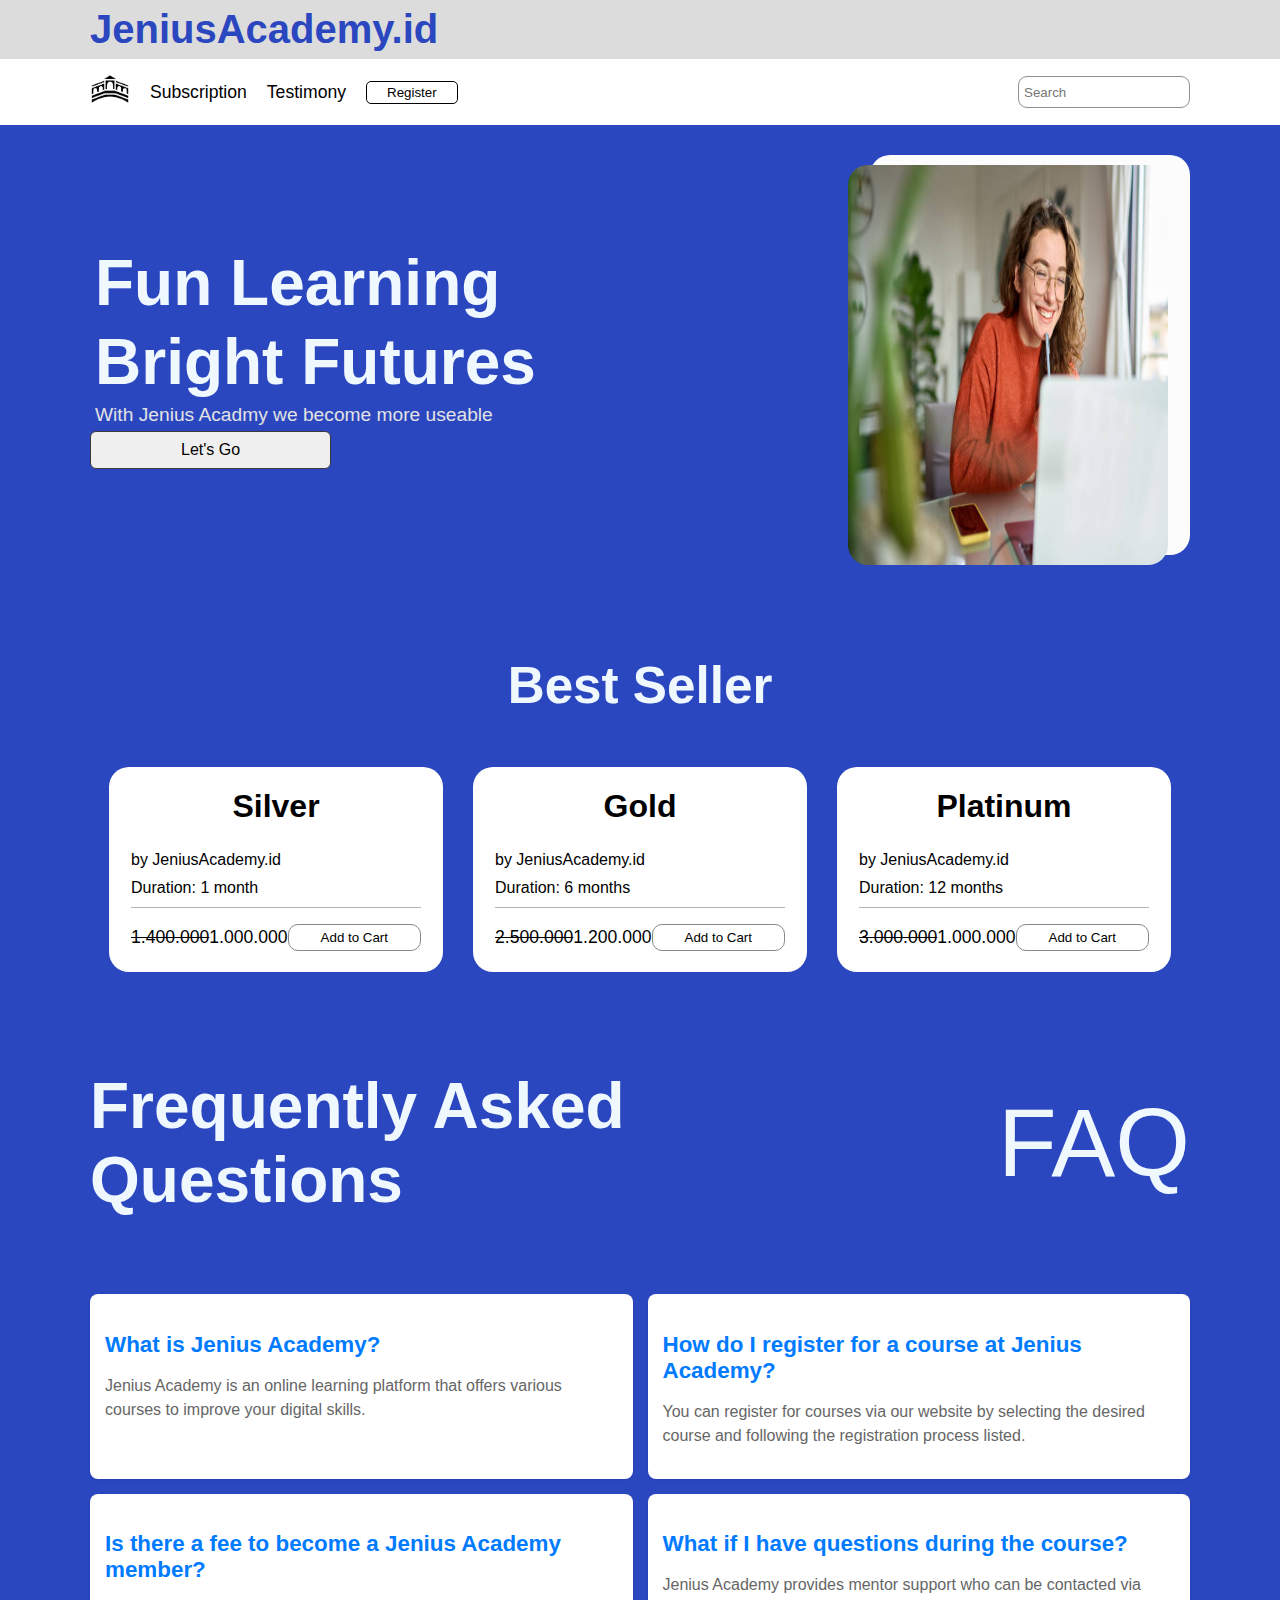
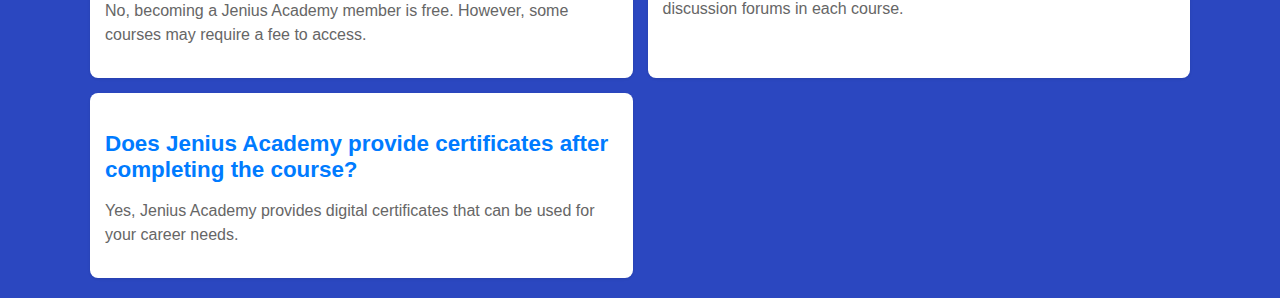
<file: index.html>
<!DOCTYPE html>
<html lang="en">
<head>
    <meta charset="UTF-8">
    <meta name="viewport" content="width=device-width, initial-scale=1.0">
    <link rel="stylesheet" href="css/home.css">
    <title>Homepage</title>
</head>
<body>
    <div class="home">
        <div class="top">
            <div class="nav-top">
                <p>JeniusAcademy.id</p>
            </div>
            <div class="nav">
                <ul>
                    <li>
                        <a href="./" class="img">
                            <img src="Assets/logo_hci.png" alt="">
                        </a>                        
                        <!-- <p>Home</p> -->
                    </li>
                    <li>
                        <p><a href="html/subs.html">Subscription</a></p>
                    </li>
                    <li>
                        <p><a href="html/testi.html">Testimony</a></p>
                    </li>
                    <li>
                        <button onclick="reg()">Register</button>
                    </li>
                </ul>
                <div class="search">
                    <input type="text" placeholder="Search">
                </div>
            </div>
        </div>
        <div class="mid">
            <div class="carousel">
                <div class="left">
                    <p>Fun Learning</p>
                    <p>Bright Futures</p>
                    <p class="desc">With Jenius Acadmy we become more useable</p>
                    <button>
                        <p>Let's Go</p>
                    </button>
                </div>
                <div class="right">
                    <div class="pak1"></div>
                    <img src="Assets/bck-2.jpg" alt="" class="pak2">
                </div>
            </div>
            <div class="best">
                <div class="title">
                    <p>Best Seller</p>                    
                </div>
                <div class="cards">
                    <div class="card">
                        <div class="card-header">
                            <h1>Silver</h1>
                        </div>
                        <div class="card-body">                            
                            <p>by JeniusAcademy.id</p>
                            <p>Duration: 1 month</p>
                            <div class="r1">
                                <p>1.400.000</p>
                                <span>1.000.000</span>
                                <button>Add to Cart</button>
                            </div>
                        </div>
                    </div>
                    <div class="card">
                        <div class="card-header">
                            <h1>Gold</h1>
                        </div>
                        <div class="card-body">
                            <p>by JeniusAcademy.id</p>
                            <p>Duration: 6 months</p>
                            <div class="r1">
                                <p>2.500.000</p>
                                <span>1.200.000</span>
                                <button>Add to Cart</button>
                            </div>
                        </div>
                    </div>
                    <div class="card">
                        <div class="card-header">
                            <h1>Platinum</h1>
                        </div>
                        <div class="card-body">
                            <p>by JeniusAcademy.id</p>
                            <p>Duration: 12 months</p>
                            <div class="r1">
                                <p>3.000.000</p>
                                <span>1.000.000</span>
                                <button>Add to Cart</button>
                            </div>
                        </div>
                    </div>
                </div>
            </div>
            <div class="faq">
                <div class="faq-tit">
                    <div class="lef">
                        <p>Frequently Asked Questions</p>                        
                    </div>
                    <div class="right">
                        <p>FAQ</p>
                    </div>
                </div>
                <div class="fa-question">
                    
                <div class="faq-item">
                    <h3>What is Jenius Academy?</h3>
                    <p>Jenius Academy is an online learning platform that offers various courses to improve your digital skills.</p>
                </div>
                <div class="faq-item">
                    <h3>How do I register for a course at Jenius Academy?</h3>
                    <p>You can register for courses via our website by selecting the desired course and following the registration process listed.</p>
                </div>
                <div class="faq-item">
                    <h3>Is there a fee to become a Jenius Academy member?</h3>
                    <p>No, becoming a Jenius Academy member is free. However, some courses may require a fee to access.</p>
                </div>
                <div class="faq-item">
                    <h3>What if I have questions during the course?</h3>
                    <p>Jenius Academy provides mentor support who can be contacted via discussion forums in each course.</p>
                </div>
                <div class="faq-item">
                    <h3>Does Jenius Academy provide certificates after completing the course?</h3>
                    <p>Yes, Jenius Academy provides digital certificates that can be used for your career needs.</p>
                </div>
            </div>

        </div>
    </div>
</body>
<script src="js/home.js"></script>
</html>
</file>
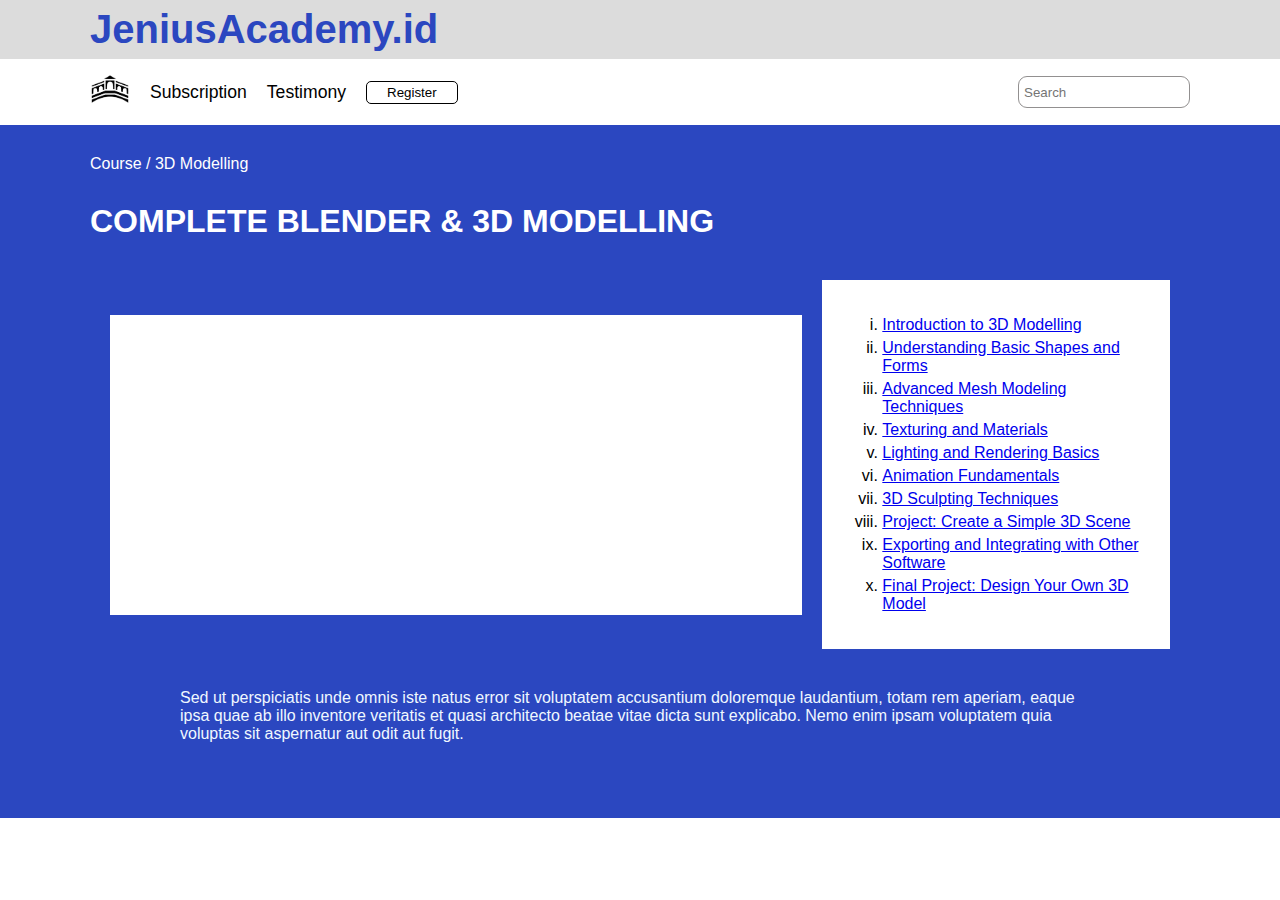
<file: html/class-3d.html>
<!DOCTYPE html>
<html lang="en">
<head>
    <meta charset="UTF-8">
    <meta name="viewport" content="width=device-width, initial-scale=1.0">
    <link rel="stylesheet" href="./../css/class.css">
    <title>Course 3D</title>
</head>
<body>
    <div class="course">
        <div class="top">
            <div class="nav-top">
                <p>JeniusAcademy.id</p>
            </div>
            <div class="nav">
                <ul>
                    <li>
                        <a href="./" class="img">
                            <img src="./../../Assets/logo_hci.png" alt="">
                        </a>                        
                        <!-- <p>Home</p> -->
                    </li>
                    <li>
                        <p><a href="./subs.html">Subscription</a></p>
                    </li>
                    <li>
                        <p><a href="./testi.html">Testimony</a></p>
                    </li>
                    <li>
                        <button>Register</button>
                    </li>
                </ul>
                <div class="search">
                    <input type="text" placeholder="Search">
                </div>
            </div>
        </div>
        <div class="mid">
            <div class="course-header">
                <p>Course / 3D Modelling</p>
                <h1>COMPLETE BLENDER & 3D MODELLING</h1>
            </div>
            <div class="course-content">
                <div class="course-image"></div>
                <div class="course-info">
                <ul class="course-materials">
                    <li><a href="#">Introduction to 3D Modelling</a> </li>
                    <li><a href="#">Understanding Basic Shapes and Forms</a> </li>
                    <li><a href="#">Advanced Mesh Modeling Techniques</a> </li>
                    <li><a href="#">Texturing and Materials</a> </li>
                    <li><a href="#">Lighting and Rendering Basics</a> </li>
                    <li><a href="#">Animation Fundamentals</a> </li>
                    <li><a href="#">3D Sculpting Techniques</a> </li>
                    <li><a href="#">Project: Create a Simple 3D Scene</a> </li>
                    <li><a href="#">Exporting and Integrating with Other Software</a> </li>
                    <li><a href="#">Final Project: Design Your Own 3D Model</a> </li>
                </ul>
                </div>
            </div>
            <div class="course-description">
                <p>Sed ut perspiciatis unde omnis iste natus error sit voluptatem accusantium doloremque laudantium, totam rem aperiam, eaque ipsa quae ab illo inventore veritatis et quasi architecto beatae vitae dicta sunt explicabo. Nemo enim ipsam voluptatem quia voluptas sit aspernatur aut odit aut fugit.</p>
            </div>
        </div>
    </div>
</body>
</html>
</file>
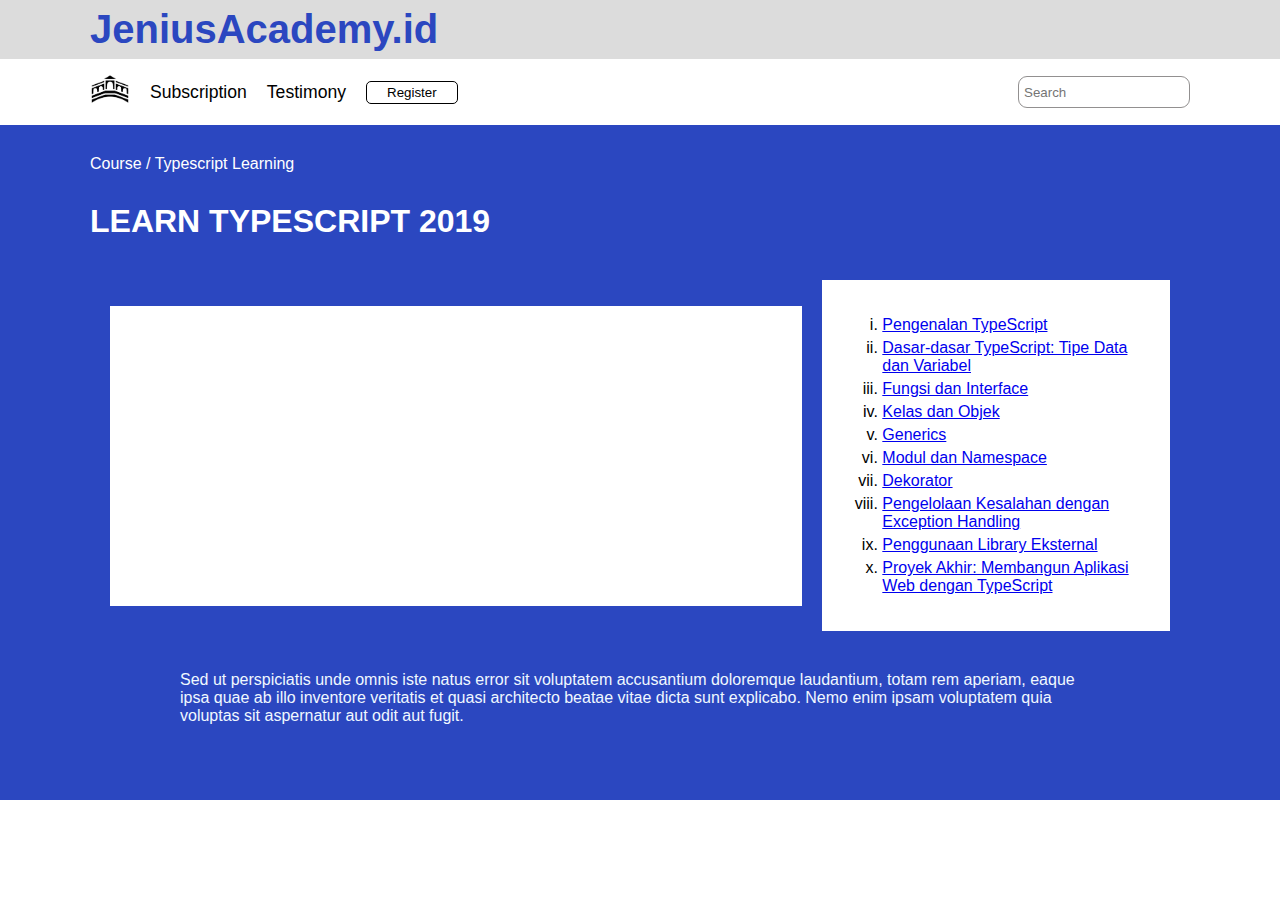
<file: html/class-js.html>
<!DOCTYPE html>
<html lang="en">
<head>
    <meta charset="UTF-8">
    <meta name="viewport" content="width=device-width, initial-scale=1.0">
    <link rel="stylesheet" href="./../css/class.css">
    <title>Course JS</title>
</head>
<body>
    <div class="course">
        <div class="top">
            <div class="nav-top">
                <p>JeniusAcademy.id</p>
            </div>
            <div class="nav">
                <ul>
                    <li>
                        <a href="./" class="img">
                            <img src="./../../Assets/logo_hci.png" alt="">
                        </a>                        
                        <!-- <p>Home</p> -->
                    </li>
                    <li>
                        <p><a href="./subs.html">Subscription</a></p>
                    </li>
                    <li>
                        <p><a href="./testi.html">Testimony</a></p>
                    </li>
                    <li>
                        <button>Register</button>
                    </li>
                </ul>
                <div class="search">
                    <input type="text" placeholder="Search">
                </div>
            </div>
        </div>
        <div class="mid">
            <div class="course-header">
                <p>Course / Typescript Learning</p>
                <h1>LEARN TYPESCRIPT 2019</h1>
            </div>
            <div class="course-content">
                <div class="course-image"></div>
                <div class="course-info">
                <ul class="course-materials">
                    <li><a href="#">Pengenalan TypeScript</a></li>
                    <li><a href="#">Dasar-dasar TypeScript: Tipe Data dan Variabel</a></li>
                    <li><a href="#">Fungsi dan Interface</a></li>
                    <li><a href="#">Kelas dan Objek</a></li>
                    <li><a href="#">Generics</a></li>
                    <li><a href="#">Modul dan Namespace</a></li>
                    <li><a href="#">Dekorator</a></li>
                    <li><a href="#">Pengelolaan Kesalahan dengan Exception Handling</a></li>
                    <li><a href="#">Penggunaan Library Eksternal</a></li>
                    <li><a href="#">Proyek Akhir: Membangun Aplikasi Web dengan TypeScript</a></li>
                </ul>
                </div>
            </div>
            <div class="course-description">
                <p>Sed ut perspiciatis unde omnis iste natus error sit voluptatem accusantium doloremque laudantium, totam rem aperiam, eaque ipsa quae ab illo inventore veritatis et quasi architecto beatae vitae dicta sunt explicabo. Nemo enim ipsam voluptatem quia voluptas sit aspernatur aut odit aut fugit.</p>
            </div>
        </div>
    </div>
</body>
</html>
</file>
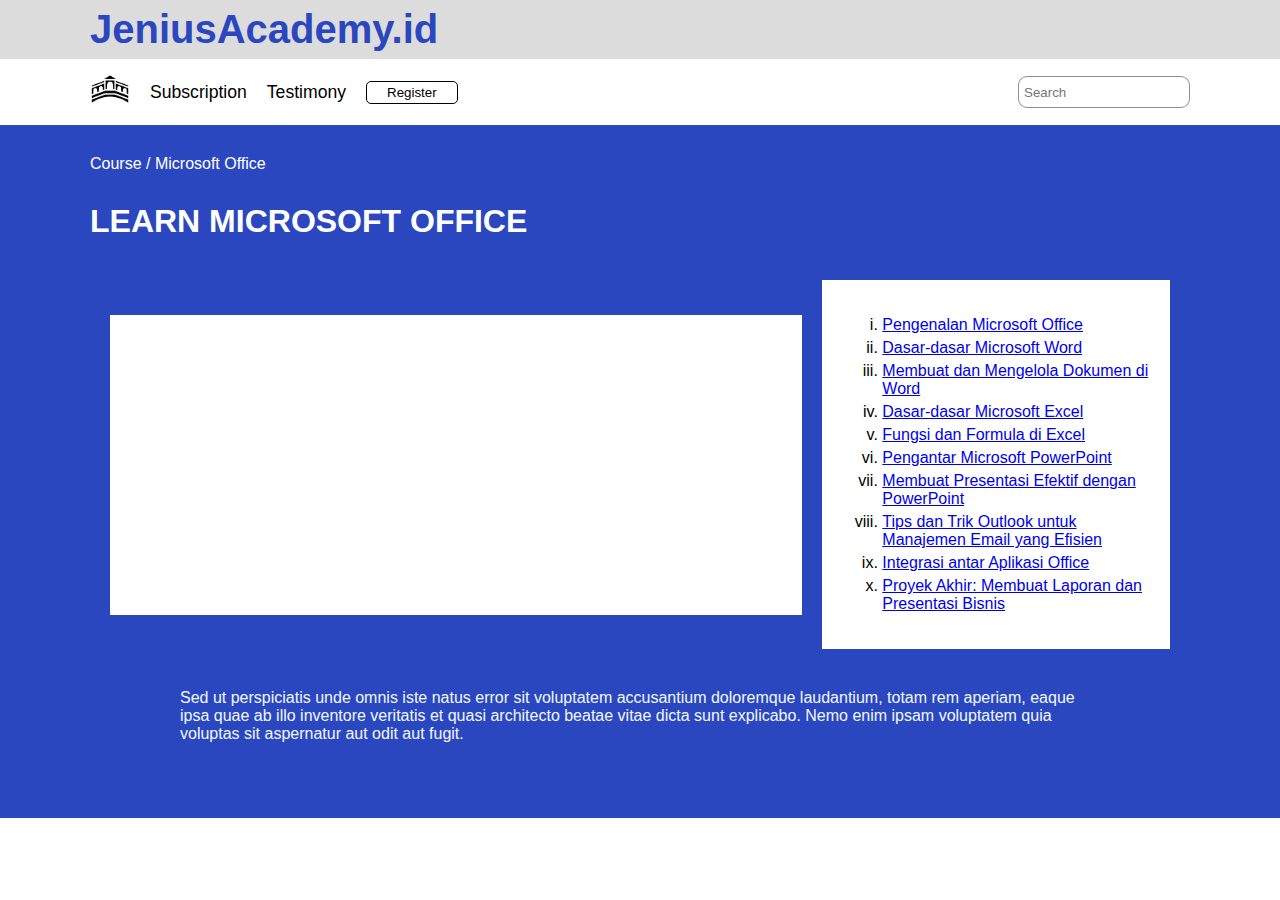
<file: html/class-off.html>
<!DOCTYPE html>
<html lang="en">
<head>
    <meta charset="UTF-8">
    <meta name="viewport" content="width=device-width, initial-scale=1.0">
    <link rel="stylesheet" href="./../css/class.css">
    <title>Course Office</title>
</head>
<body>
    <div class="course">
        <div class="top">
            <div class="nav-top">
                <p>JeniusAcademy.id</p>
            </div>
            <div class="nav">
                <ul>
                    <li>
                        <a href="./" class="img">
                            <img src="./../../Assets/logo_hci.png" alt="">
                        </a>                        
                        <!-- <p>Home</p> -->
                    </li>
                    <li>
                        <p><a href="./subs.html">Subscription</a></p>
                    </li>
                    <li>
                        <p><a href="./testi.html">Testimony</a></p>
                    </li>
                    <li>
                        <button>Register</button>
                    </li>
                </ul>
                <div class="search">
                    <input type="text" placeholder="Search">
                </div>
            </div>
        </div>
        <div class="mid">
            <div class="course-header">
                <p>Course / Microsoft Office</p>
                <h1>LEARN MICROSOFT OFFICE</h1>
            </div>
            <div class="course-content">
                <div class="course-image"></div>
                <div class="course-info">
                <ul class="course-materials">
                    <li><a href="#">Pengenalan Microsoft Office</a></li>
                    <li><a href="#">Dasar-dasar Microsoft Word</a></li>
                    <li><a href="#">Membuat dan Mengelola Dokumen di Word</a></li>
                    <li><a href="#">Dasar-dasar Microsoft Excel</a></li>
                    <li><a href="#">Fungsi dan Formula di Excel</a></li>
                    <li><a href="#">Pengantar Microsoft PowerPoint</a></li>
                    <li><a href="#">Membuat Presentasi Efektif dengan PowerPoint</a></li>
                    <li><a href="#">Tips dan Trik Outlook untuk Manajemen Email yang Efisien</a></li>
                    <li><a href="#">Integrasi antar Aplikasi Office</a></li>
                    <li><a href="#">Proyek Akhir: Membuat Laporan dan Presentasi Bisnis</a></li>
                </ul>
                </div>
            </div>
            <div class="course-description">
                <p>Sed ut perspiciatis unde omnis iste natus error sit voluptatem accusantium doloremque laudantium, totam rem aperiam, eaque ipsa quae ab illo inventore veritatis et quasi architecto beatae vitae dicta sunt explicabo. Nemo enim ipsam voluptatem quia voluptas sit aspernatur aut odit aut fugit.</p>
            </div>
        </div>
    </div>
</body>
</html>
</file>
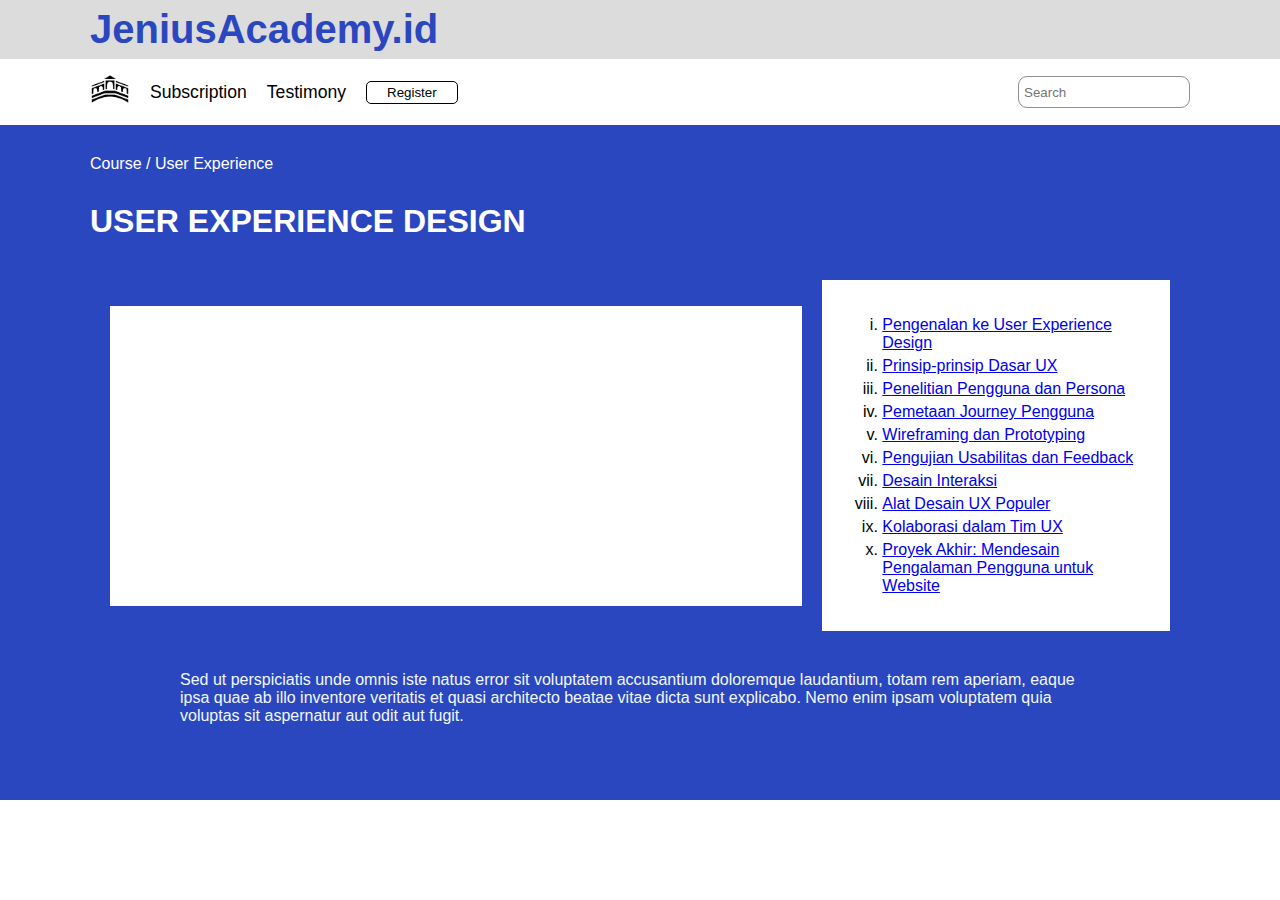
<file: html/class-ux.html>
<!DOCTYPE html>
<html lang="en">
<head>
    <meta charset="UTF-8">
    <meta name="viewport" content="width=device-width, initial-scale=1.0">
    <link rel="stylesheet" href="./../css/class.css">
    <title>Course User Experience</title>
</head>
<body>
    <div class="course">
        <div class="top">
            <div class="nav-top">
                <p>JeniusAcademy.id</p>
            </div>
            <div class="nav">
                <ul>
                    <li>
                        <a href="./" class="img">
                            <img src="./../../Assets/logo_hci.png" alt="">
                        </a>                        
                        <!-- <p>Home</p> -->
                    </li>
                    <li>
                        <p><a href="./subs.html">Subscription</a></p>
                    </li>
                    <li>
                        <p><a href="./testi.html">Testimony</a></p>
                    </li>
                    <li>
                        <button>Register</button>
                    </li>
                </ul>
                <div class="search">
                    <input type="text" placeholder="Search">
                </div>
            </div>
        </div>
        <div class="mid">
            <div class="course-header">
                <p>Course / User Experience</p>
                <h1>USER EXPERIENCE DESIGN</h1>
            </div>
            <div class="course-content">
                <div class="course-image"></div>
                <div class="course-info">
                <ul class="course-materials">
                    <li><a href="#">Pengenalan ke User Experience Design</a></li>
                    <li><a href="#">Prinsip-prinsip Dasar UX</a></li>
                    <li><a href="#">Penelitian Pengguna dan Persona</a></li>
                    <li><a href="#">Pemetaan Journey Pengguna</a></li>
                    <li><a href="#">Wireframing dan Prototyping</a></li>
                    <li><a href="#">Pengujian Usabilitas dan Feedback</a></li>
                    <li><a href="#">Desain Interaksi</a></li>
                    <li><a href="#">Alat Desain UX Populer</a></li>
                    <li><a href="#">Kolaborasi dalam Tim UX</a></li>
                    <li><a href="#">Proyek Akhir: Mendesain Pengalaman Pengguna untuk Website</a></li>
                </ul>
                </div>
            </div>
            <div class="course-description">
                <p>Sed ut perspiciatis unde omnis iste natus error sit voluptatem accusantium doloremque laudantium, totam rem aperiam, eaque ipsa quae ab illo inventore veritatis et quasi architecto beatae vitae dicta sunt explicabo. Nemo enim ipsam voluptatem quia voluptas sit aspernatur aut odit aut fugit.</p>
            </div>
        </div>
    </div>
</body>
</html>
</file>
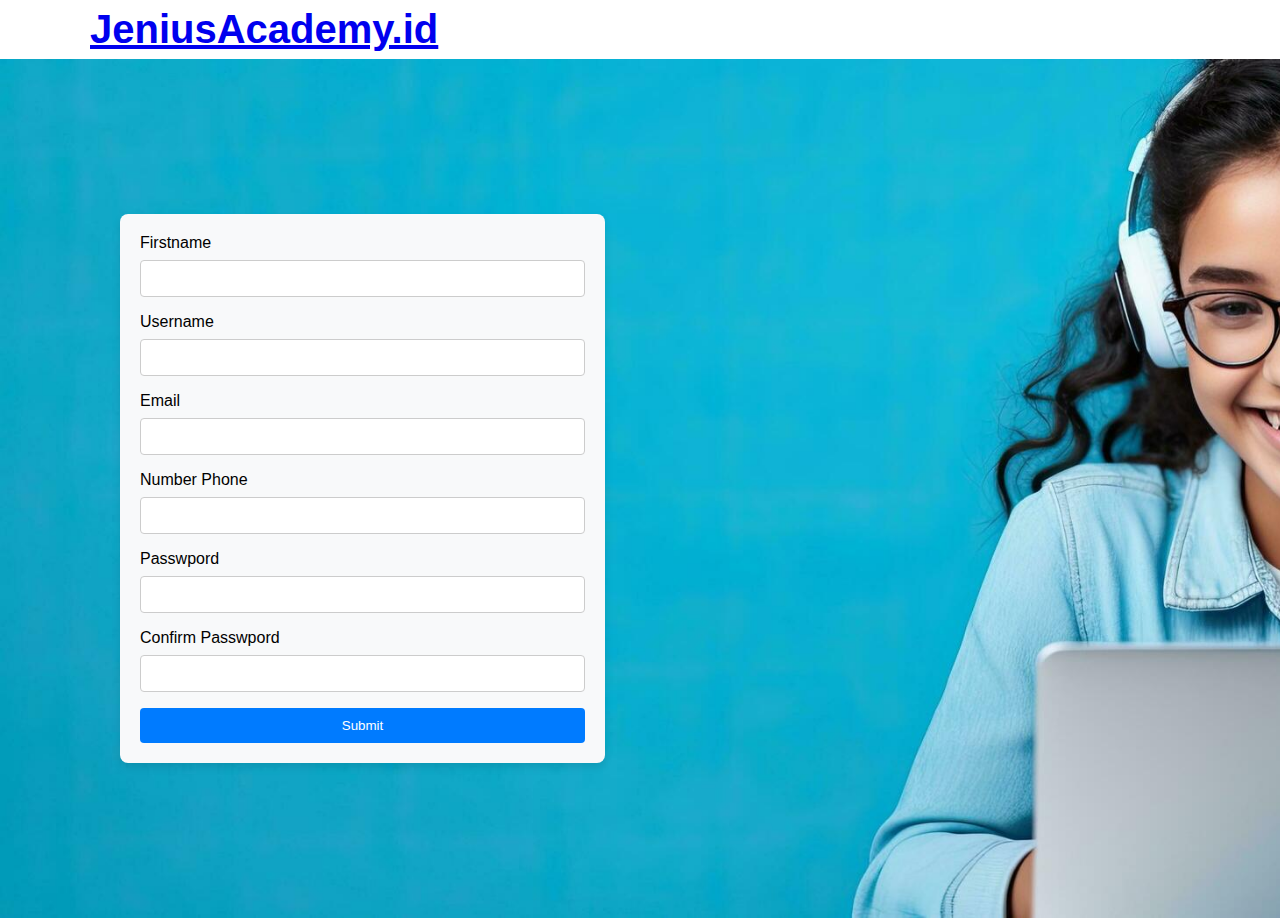
<file: html/register.html>
<!DOCTYPE html>
<html lang="en">
<head>
    <meta charset="UTF-8">
    <meta name="viewport" content="width=device-width, initial-scale=1.0">
    <link rel="stylesheet" href="./../css/reg.css">
    <title>Register</title>
</head>
<body>
    <div class="home">
        <div class="top">
            <div class="nav-top">
                <p><a href="./">JeniusAcademy.id</a></p>
            </div>
        </div>
        <div class="mid">
            <div class="form">
                <form action="">
                    <div class="name">
                        <div class="firstname">
                            <p>Firstname</p>
                            <input type="text" class="firstname" id="firstname">
                        </div>
                        <div class="username">
                            <p >Username</p>                      
                            <input type="text" class="username" id="username">
                        </div>
                    </div>
                    <div class="email">
                        <p >Email</p>                  
                        <input type="text" class="email" id="email">
                    </div>
                    <div class="nomor-telpon">
                        <p>Number Phone</p>                  
                        <input type="text" class="no-telp" id="no-telp">
                    </div>
                    <div class="Password">
                        <p>Passwpord</p>                  
                        <input type="text" class="pass" id="pass">
                    </div>
                    <div class="conf-password">
                        <p >Confirm Passwpord</p>                  
                        <input type="text" class="conf-pass" id="conf-pass">
                    </div>
                    <button type="submit">Submit</button>
                </form>
            </div>
        </div>
    </div>
</body>
<script src="./../js/home.js"></script>
</html>
</file>
<file: css/home.css>
body {
    margin: 0;
    padding: 0;
    font-family: 'Poppins', sans-serif;    
}
.top {
    text-align: start;
}
.nav-top{
    padding: 7px 90px;
    background-color: gainsboro;
}
.nav-top p {
    font-size: 2.5rem;
    font-weight: 900;
    margin: 0;
    color: #2B47C0;
}
.nav img{
    width: 40px;
    height: auto;
}
.nav {
    align-items: center;
    padding: 5px 90px;
    list-style: none;
    display: flex;
    justify-content: space-between;
    
    a{
        text-decoration: none;
        color: #000;
    }
    button{
        background-color: transparent;
        border: 1px black solid;
        padding: 3px 20px;
        border-radius: 5px;
        cursor: pointer;
    }
    .img{
        border: 0;
        padding: 0;
        cursor: pointer;
    }
}
.nav ul {
    font-size: 1.1rem;
    display: flex;
    align-items: center;
    list-style: none;
    gap: 20px;
    margin: 0;
    padding: 0;
}
.search input {
    border-radius: 9px;
    padding: 5px;
    width: 10rem;
    height: 20px;
    border: 1px rgb(146, 144, 144) solid;
}
/*body*/
.mid{
    background-color: #2B47C0;
    color: aliceblue;
}
.carousel{
    display: flex;
    padding: 30px 90px;
    justify-content: space-between;
    align-items: center;
}
.right{
    position: relative;
}
.right .pak1{
    border-radius: 20px;
    width: 20rem;
    height: 25rem;
    background-color: rgb(252, 252, 252);
}
.right .pak2{
    border-radius: 20px;
    position: absolute;
    top: 10px;
    right: 22px;
    width: 12rem;
    height: 16rem;
    background-color: rgb(147, 147, 147);
}
.right .pak2 {
    width: 100%;
    height: 100%;
    background-image: url('../Assets/bck-2.jpg');
    background-size: cover;
    background-position: center;
    background-clip: initial;
}

.right .pak2 .img
{
    width: 100%;
    height: 100%;
    background-size: cover;
    background-position: center;
    background-clip: initial;
}

.left p{
    font-size: 4rem;
    font-weight: bolder;
    margin: 5px;
}
.left .desc {
    font-size: 1.2rem;
    color: #e2e2e2;
    font-weight: 100;
}
.left button {
    padding: 5px 50px;
    cursor: pointer;
    border: 1px rgb(57, 57, 57) solid;
    border-radius: 6px;
    p {
        margin: 0;
        font-size: 1rem;
        font-weight: lighter;
        padding: 4px 40px;
    }
}

.best{
    padding: 20px 60px 0 60px;
    display: flex;
    flex-direction: column;
    align-items: center;

    .title{
        font-size: 3.2rem;
        font-weight: bolder;
    }
}
.best .cards {
    display: flex;
    justify-content: space-evenly;
    gap: 30px;
}
.best .card{
    background-color: rgb(255, 255, 255);
    border-radius: 20px;
}
.best .card p {
    margin: 0;
    color: #000;
}
.card-header{
    color: #000;
    text-align: center;
}
/* .card-header img{
    width: 22rem;
    height: 11.8rem;
    border-radius: 20px;
    border-bottom-left-radius: 0;
    border-bottom-right-radius: 0;
} */

.card-body .tile{
    font-size: 1.5rem;
    font-weight: 700;
}
.card-body {
    padding: 5px 22px;
    display: flex;
    flex-direction: column;
    gap: 10px;
}
.r1 {
    border-top: 1px rgb(182, 179, 179) solid;
    padding: 1rem 0;
    font-size: 1.1rem;
    display: flex;
    align-items: center;
    justify-content: space-between;

    button {
        border-radius: 10px;
        padding: 5px 2rem;
        border: 1px rgb(136, 136, 136) solid;
        background-color: transparent;
    }
    p{
        text-decoration: line-through black;
    }
    span {
        color: #000;
    }
}

/*faq*/
.faq {
    padding: 20px 90px ;
}
.faq-tit{
    display: flex;
    justify-content: space-between;
    font-size: 4rem;
    align-items: center;
}
.faq-tit .lef{
    width: 50%;
    font-weight: bolder;
}
.faq-tit .right{
    font-size: 6rem;
}


.faq .fa-question {
    display: grid;
    grid-template-columns: 1fr;
    gap: 15px;
}

.faq .faq-item {
    background-color: #fff;
    border-radius: 8px;
    padding: 15px;
    box-shadow: 0 1px 3px rgba(0,0,0,0.1);
}

.faq .faq-item h3 {
    font-size: 1.4rem;
    color: #007BFF;
    margin-bottom: 10px;
}

.faq .faq-item p {
    font-size: 1rem;
    color: #666;
    line-height: 1.5;
}

@media (min-width: 768px) {
    .faq .fa-question {
        grid-template-columns: repeat(2, 1fr);
    }
}
</file>
<file: css/class.css>
body {
    margin: 0;
    padding: 0;
    font-family: 'Poppins', sans-serif;    
}
.top {
    text-align: start;
}
.nav-top{
    padding: 7px 90px;
    background-color: gainsboro;
}
.nav-top p {
    font-size: 2.5rem;
    font-weight: 900;
    margin: 0;
    color: #2B47C0;
}
.nav img{
    width: 40px;
    height: auto;
}
.nav {
    align-items: center;
    padding: 5px 90px;
    list-style: none;
    display: flex;
    justify-content: space-between;
    
    a{
        text-decoration: none;
        color: #000;
    }
    button{
        background-color: transparent;
        border: 1px black solid;
        padding: 3px 20px;
        border-radius: 5px;
        cursor: pointer;
    }
    .img{
        border: 0;
        padding: 0;
        cursor: pointer;
    }
}
.nav ul {
    font-size: 1.1rem;
    display: flex;
    align-items: center;
    list-style: none;
    gap: 20px;
    margin: 0;
    padding: 0;
}
.search input {
    border-radius: 9px;
    padding: 5px;
    width: 10rem;
    height: 20px;
    border: 1px rgb(146, 144, 144) solid;
}

/*course*/
.mid{
    padding: 10px 90px ;
    background-color: #2B47C0;
}
.course-header {
    color: white;
    text-align: center;
    padding: 20px 0;
}

.course-header p {
    margin: 0;
    font-size: 1rem;
    text-align: start;
}

.course-header h1 {
    margin: 30px 0 0;
    font-size: 2rem;
    text-align: start;
}

.course-content {
    display: flex;
    justify-content: center;
    align-items: center;
    background-color: #2B47C0;
    padding: 20px;
}

.course-image {
    background-color: white;
    width: 90%;
    height: 300px;
    margin-right: 20px;
}

.course-info {
    background-color: white;
    width: 40%;
    padding: 20px;
}
.course-description {
    color: aliceblue;
    padding: 20px 90px 65px 90px;
}
.course-materials {
    list-style: lower-roman;
    display: flex;
    flex-direction: column;
    gap: 5px;
}

.course-description p {
    margin: 0;
    font-size: 1rem;
}
</file>
<file: css/reg.css>
body {
    margin: 0;
    padding: 0;
    font-family: 'Poppins', sans-serif;    
}
.top {
    text-align: start;
}
.nav-top{
    padding: 7px 90px;
    background-color: rgb(255, 255, 255);
}
.nav-top p {
    font-size: 2.5rem;
    font-weight: 900;
    margin: 0;
    color: #2B47C0;
}
/*mid*/
.mid{
    height: 91vh;
    background-image: url('./../../Assets/bck-3.jpg');
    background-size: cover;
    padding: 20px 120px;
    display: flex;
    justify-content: start;
    align-items: center;
}


.form {
    background-color: #f8f9fa;
    padding: 20px;
    border-radius: 8px;
    box-shadow: 0 4px 8px rgba(0,0,0,0.1);
}

.form p {
    margin: 0;
}

  .form input[type="text"], .form input[type="email"], .form input[type="tel"], .form input[type="password"] {
    padding: 10px;
    margin-top: 8px;
    width: 47vh;
    margin-bottom: 16px;
    border: 1px solid #ccc;
    border-radius: 4px;
}

.form button {
    width: 100%;
    padding: 10px;
    background-color: #007bff;
    color: white;
    border: none;
    border-radius: 4px;
    cursor: pointer;
}

.form button:hover {
    background-color: #0056b3;
}
</file>
